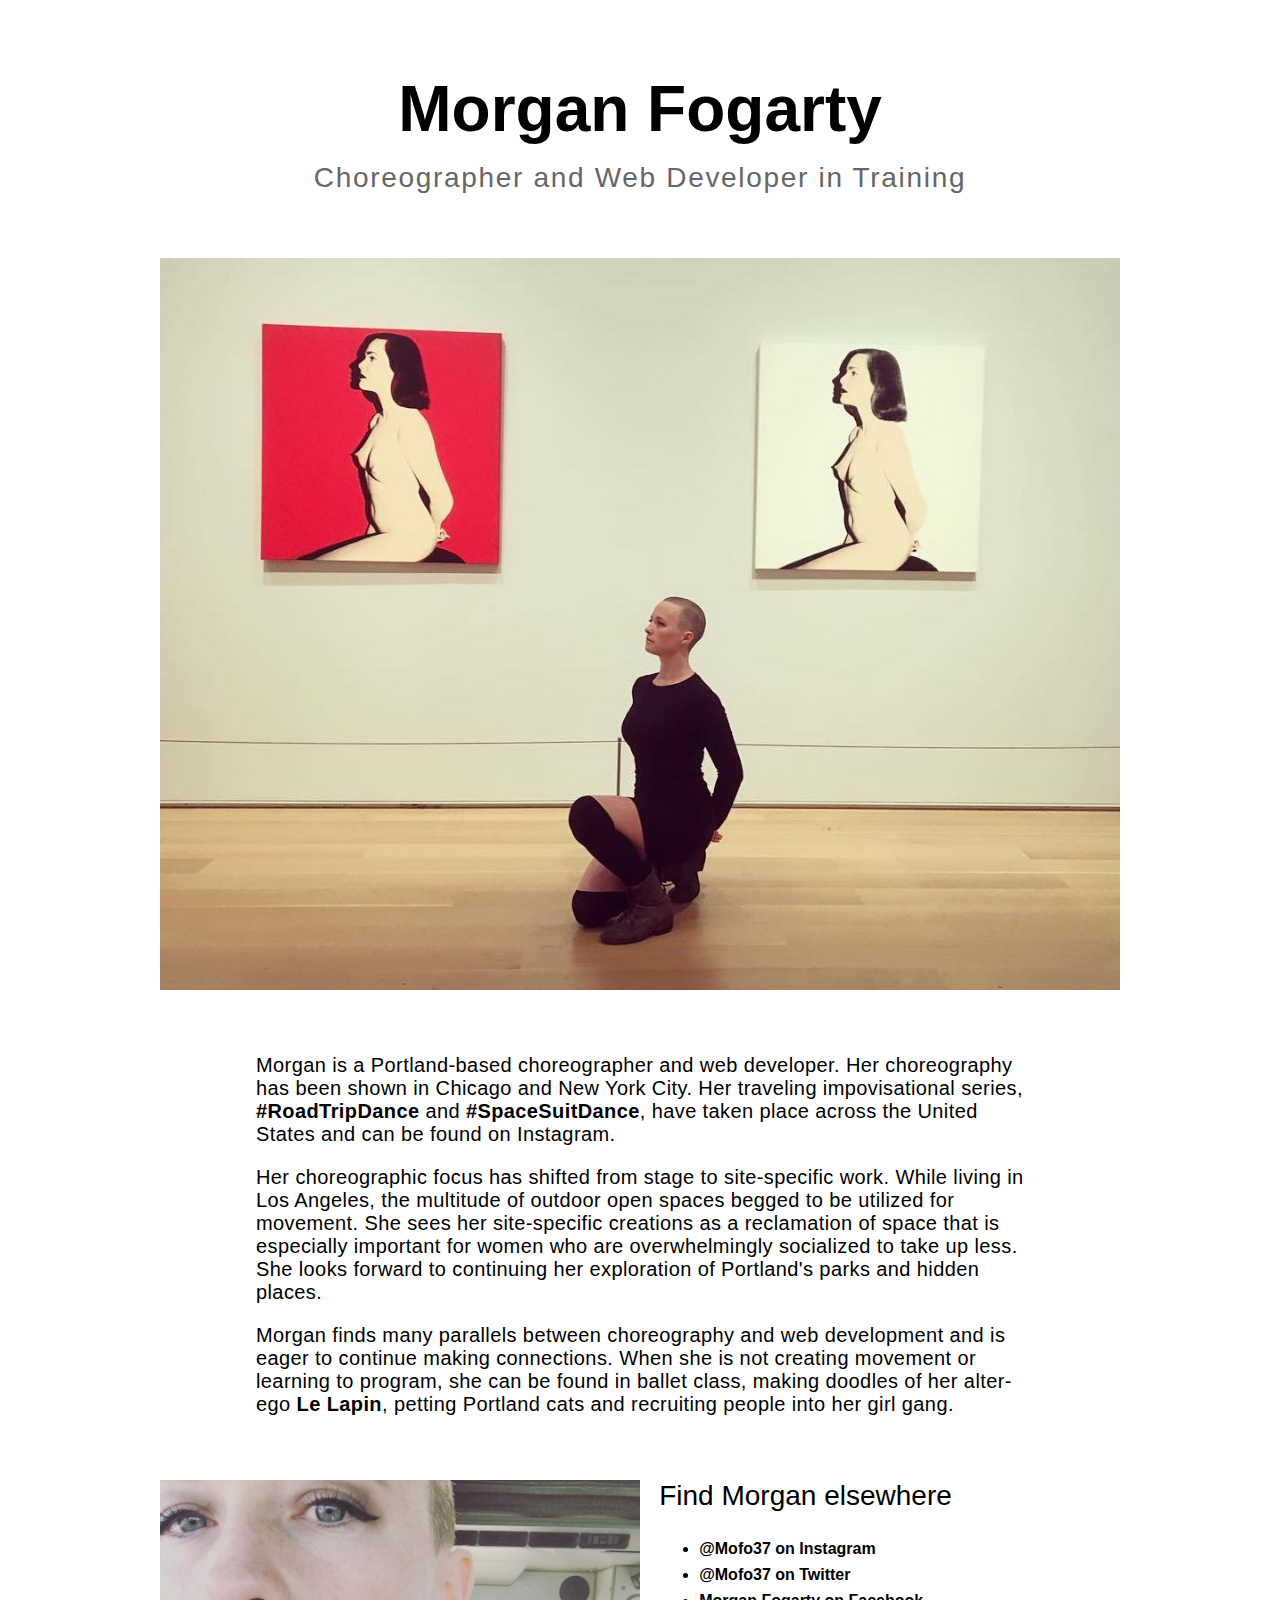
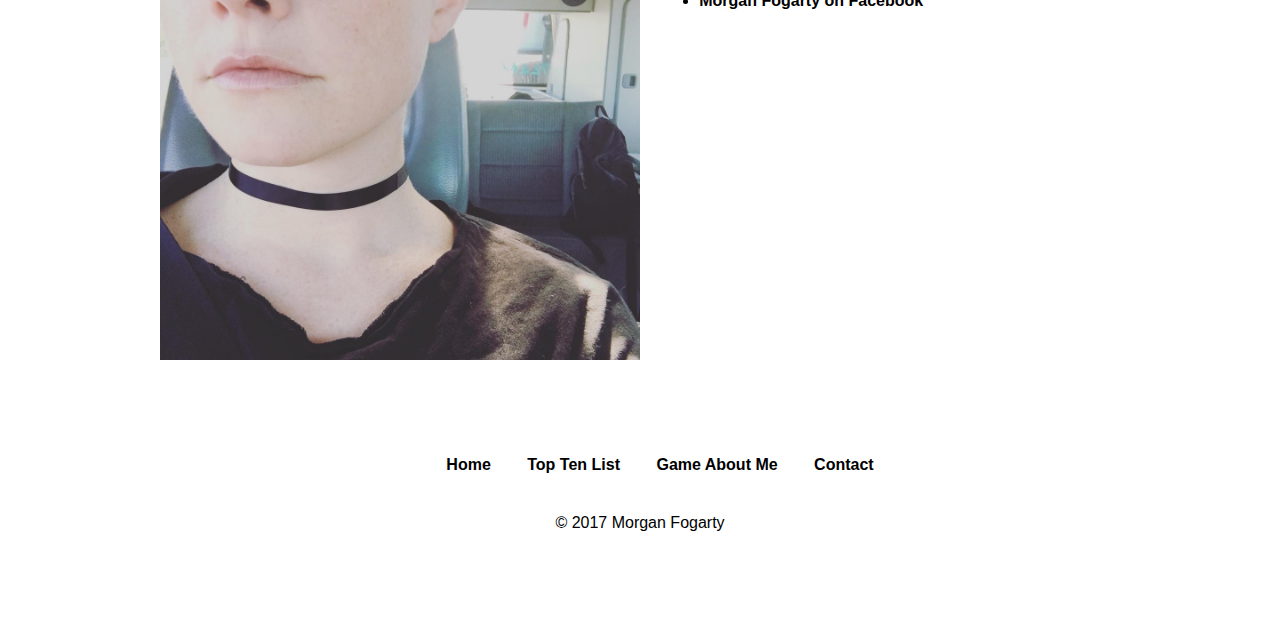
<file: index.html>
<!DOCTYPE html/>
<html>
<head>
  <link rel = "stylesheet" href = "style.css">
  <title>Morgan Fogarty</title>
</head>
<body>
  <div class="container">
    <header>
      <h1><a href="index.html">Morgan Fogarty</a></h1>
      <h2>Choreographer and Web Developer in Training</h2>
    </header>
  
    <img src="images/morgan-art-institute.jpg" />
    
    <div class="bio">
      <p>
        Morgan is a Portland-based choreographer and web developer. Her choreography has been shown in Chicago and New York City. Her traveling impovisational series, <a href="http://instagram.com/explore/tags/roadtripdance">#RoadTripDance</a> and <a href="http://instagram.com/explore/tags/spacesuitdance">#SpaceSuitDance</a>, have taken place across the United States and can be found on Instagram. 
      </p>
      <p>
        Her choreographic focus has shifted from stage to site-specific work. While living in Los Angeles, the multitude of outdoor open spaces begged to be utilized for movement. She sees her site-specific creations as a reclamation of space that is especially important for women who are overwhelmingly socialized to take up less. She looks forward to continuing her exploration of Portland's parks and hidden places. 
      </p>
      <p>
        Morgan finds many parallels between choreography and web development and is eager to continue making connections. When she is not creating movement or learning to program, she can be found in ballet class, making doodles of her alter-ego <a href="lapin.html">Le Lapin</a>, petting Portland cats and recruiting people into her girl gang. 
      </p>
    </div>
    
    <img src="images/morgan-petaluma.jpg" class="selfie" />

    <div class="contact"> 
      <h3>Find Morgan elsewhere</h3>

      <ul>
        <li><a href="https://instagram.com/mofo37">@Mofo37 on Instagram</a></li>
        <li><a href="https://twitter.com/mofo37">@Mofo37 on Twitter</a></li>
        <li><a href="https://facebook.com/morgan.fogarty.39">Morgan Fogarty on Facebook</a></li>
      </ul> 
    </div>

    <footer>
      <nav>
        <ul>
          <li><a href="index.html">Home</a></li>
          <li><a href="top_ten.html">Top Ten List</a></li>
          <li><a href="game.html">Game About Me</a></li>
          <li><a href="mailto:mofo37@gmail.com">Contact</a></li>
        </ul>
      </nav>
      <p>© 2017 Morgan Fogarty</p> 
    </footer>
  </div>
</body>
</html>
</file>
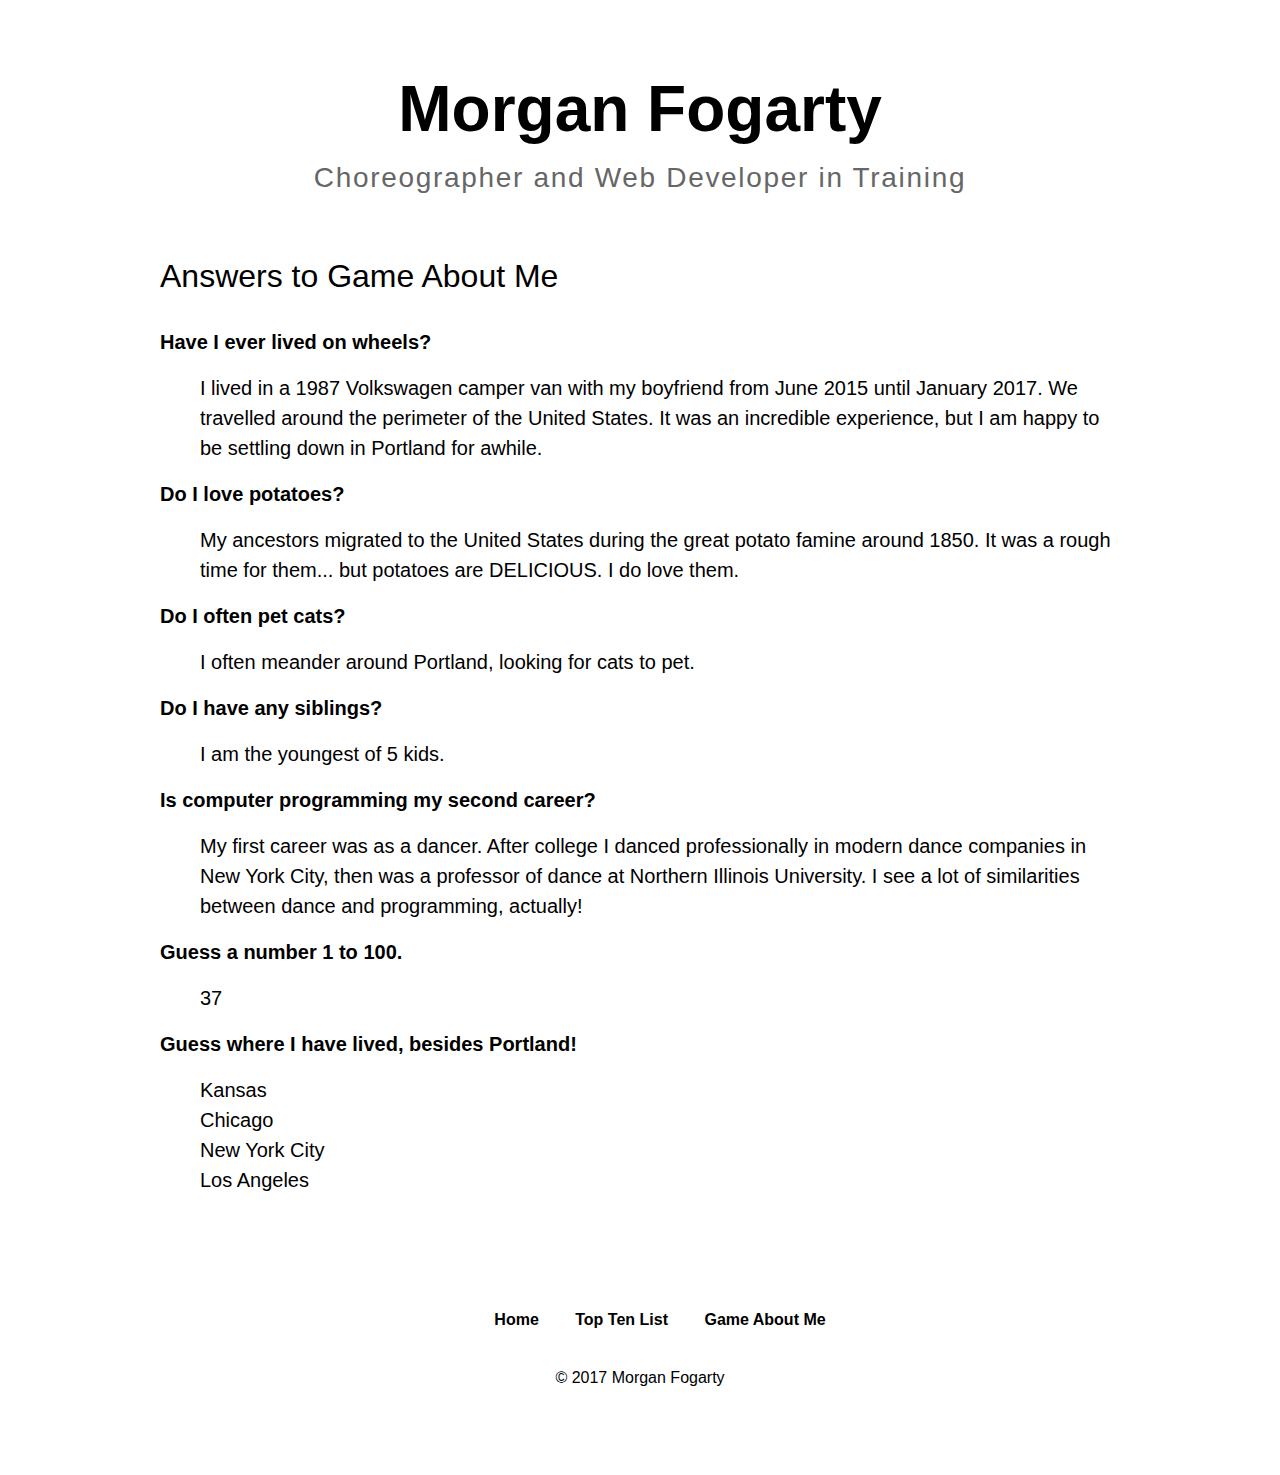
<file: answers.html>
<!DOCTYPE html/>
<html>
<head>
  <link rel = "stylesheet" href = "style.css">
  <title>Morgan Fogarty : Answers</title>
</head>
<body class="top-ten">
  <div class="container">
    <header>
      <h1><a href="index.html">Morgan Fogarty</a></h1>
      <h2>Choreographer and Web Developer in Training</h2>
    </header>

    <h3>Answers to Game About Me</h3>
    <dl>
      <dt>Have I ever lived on wheels?</dt>

      <dd>I lived in a 1987 Volkswagen camper van with my boyfriend from June 2015 until January 2017. We travelled around the perimeter of the United States. It was an incredible experience, but I am happy to be settling down in Portland for awhile.</dd>


      <dt>Do I love potatoes?</dt>

      <dd>My ancestors migrated to the United States during the great potato famine around 1850. It was a rough time for them... but potatoes are DELICIOUS. I do love them.</dd>

      <dt>Do I often pet cats?</dt>

      <dd>I often meander around Portland, looking for cats to pet.</dd>

      <dt>Do I have any siblings?</dt>

      <dd>I am the youngest of 5 kids.</dd>

      <dt>Is computer programming my second career?</dt>

      <dd>My first career was as a dancer. After college I danced professionally in modern dance companies in New York City, then was a professor of dance at Northern Illinois University. I see a lot of similarities between dance and programming, actually!</dd>

      <dt>Guess a number 1 to 100.</dt>

      <dd>37</dd>

      <dt>Guess where I have lived, besides Portland!</dt>

      <dd>Kansas</dd>
      <dd>Chicago</dd>
      <dd>New York City</dd>
      <dd>Los Angeles</dd>
    </dl>
    
    <footer>
      <nav>
        <ul>
          <li><a href="index.html">Home</a></li>
          <li><a href="top_ten.html">Top Ten List</a></li>
          <li><a href="game.html">Game About Me</a></li>
        </ul>
      </nav>
      <p>© 2017 Morgan Fogarty</p> 
    </footer>
  </div>

</body>
</html>
</file>
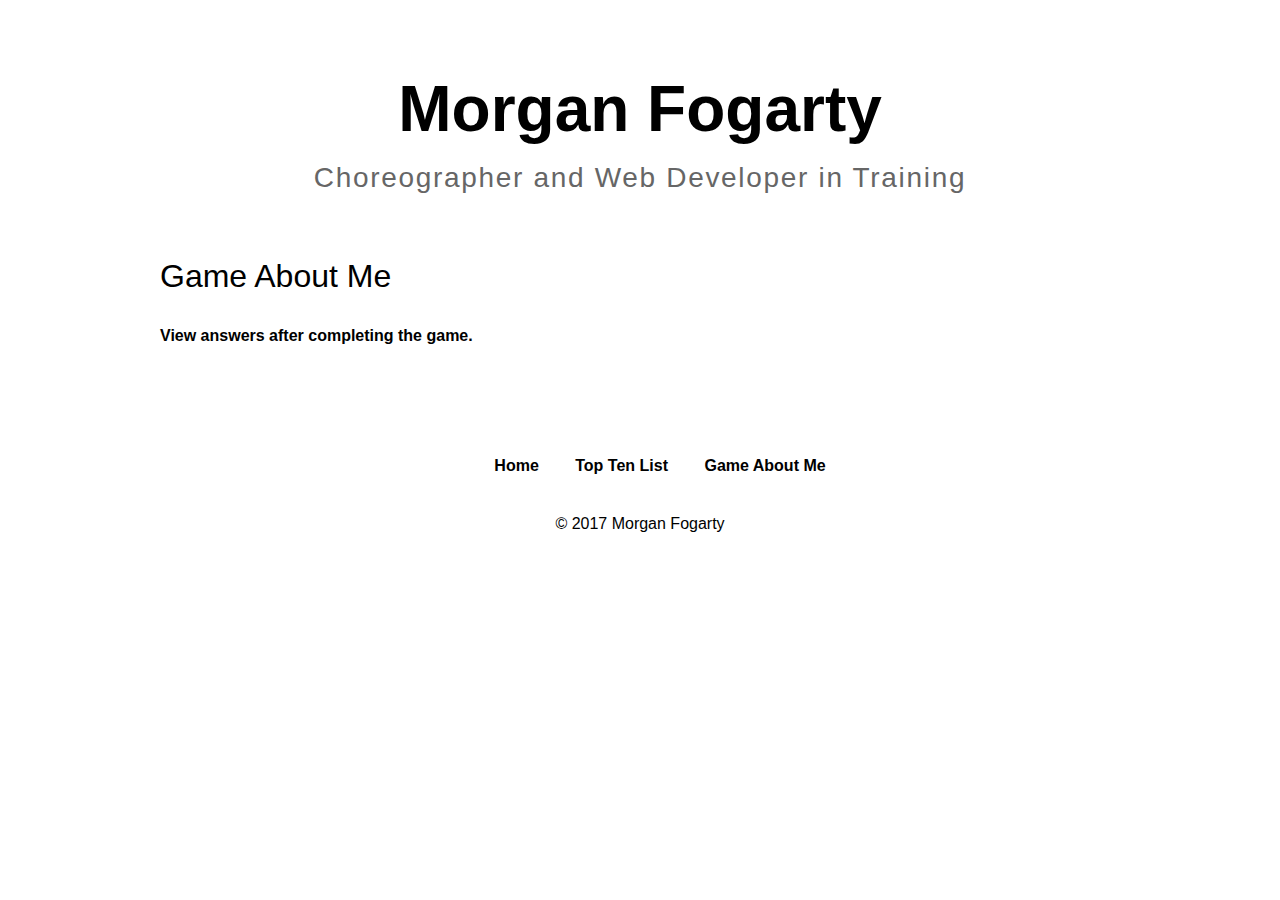
<file: game.html>
<!DOCTYPE html/>
<html>
<head>
  <link rel = "stylesheet" href = "style.css">
  <title>Morgan Fogarty : Game</title>
</head>
<body class="top-ten">
  <div class="container">
    <header>
      <h1><a href="index.html">Morgan Fogarty</a></h1>
      <h2>Choreographer and Web Developer in Training</h2>
    </header>

    <h3>Game About Me</h3>
    <p>
      <a href="answers.html">View answers after completing the game.</a>
    </p>
    
    <footer>
      <nav>
        <ul>
          <li><a href="index.html">Home</a></li>
          <li><a href="top_ten.html">Top Ten List</a></li>
          <li><a href="game.html">Game About Me</a></li>
        </ul>
      </nav>
      <p>© 2017 Morgan Fogarty</p> 
    </footer>
  </div>

  <script src="game.js"></script>
</body>
</html>
</file>
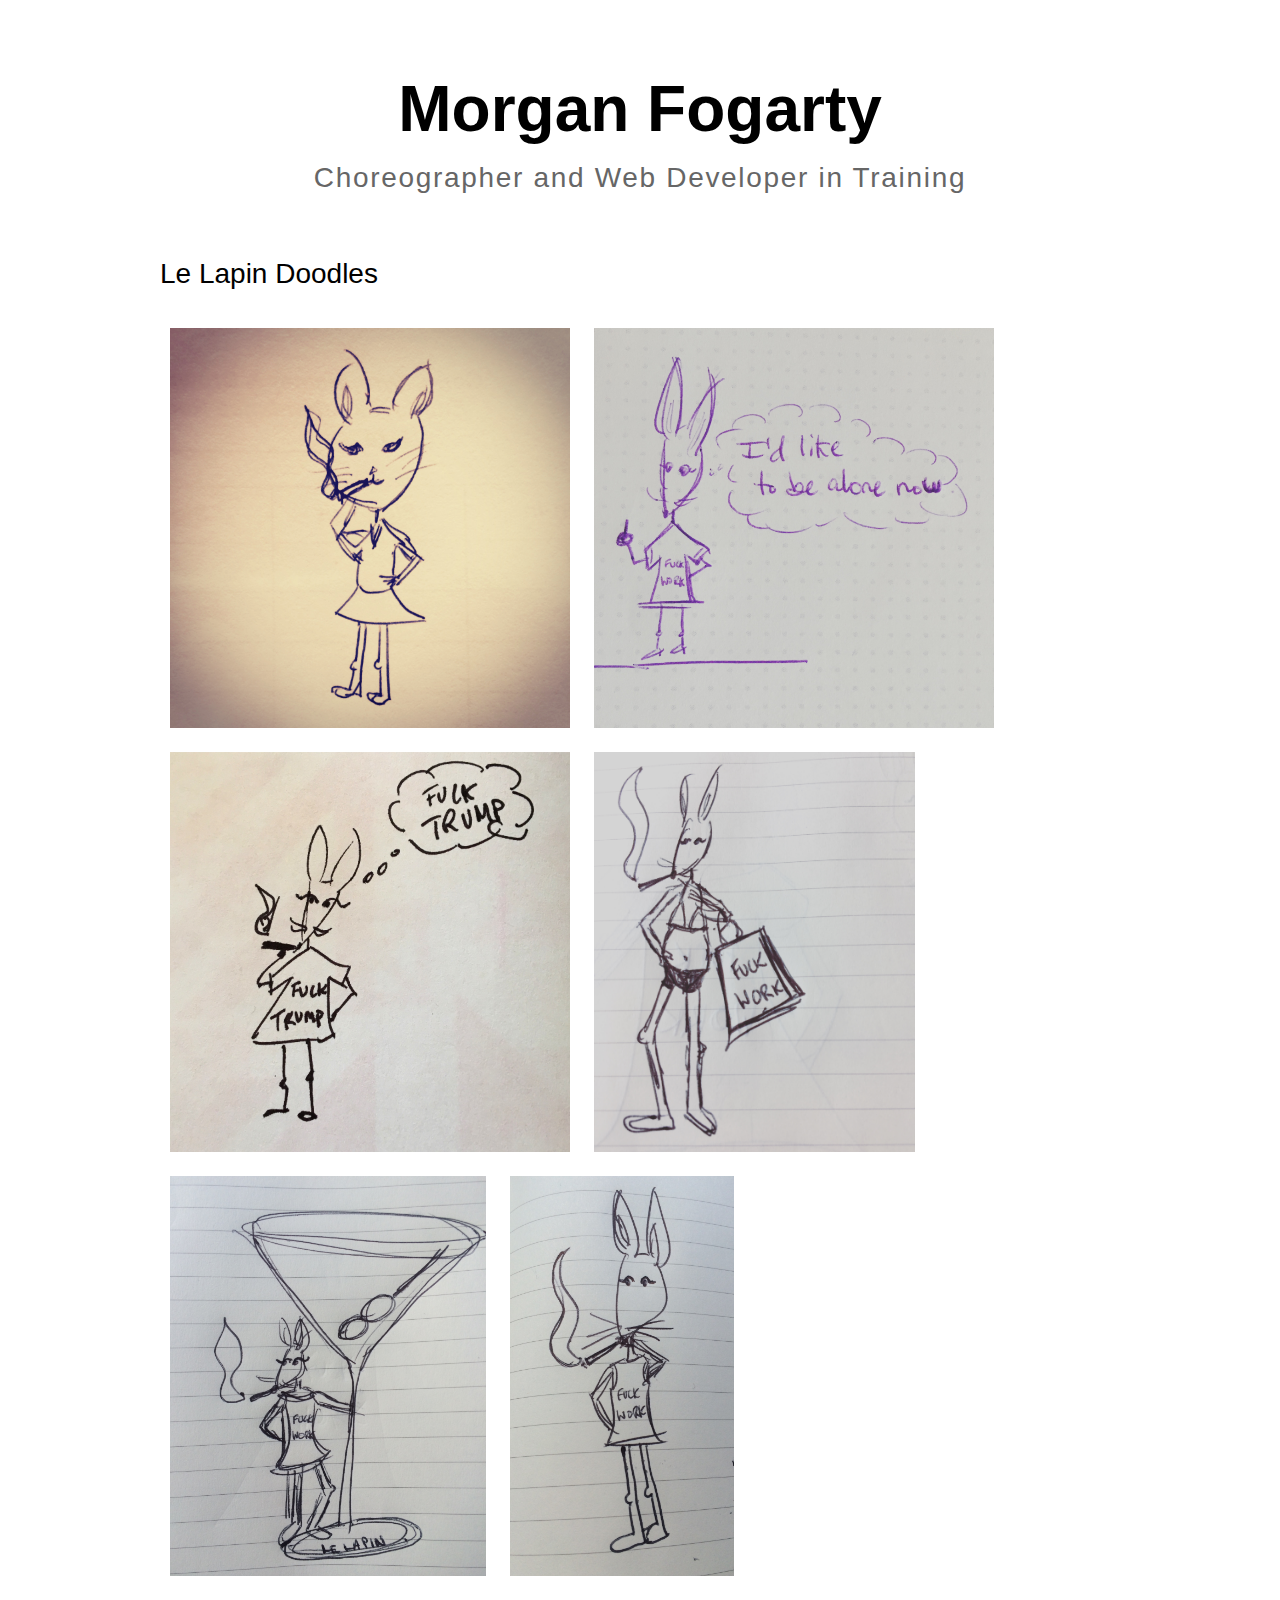
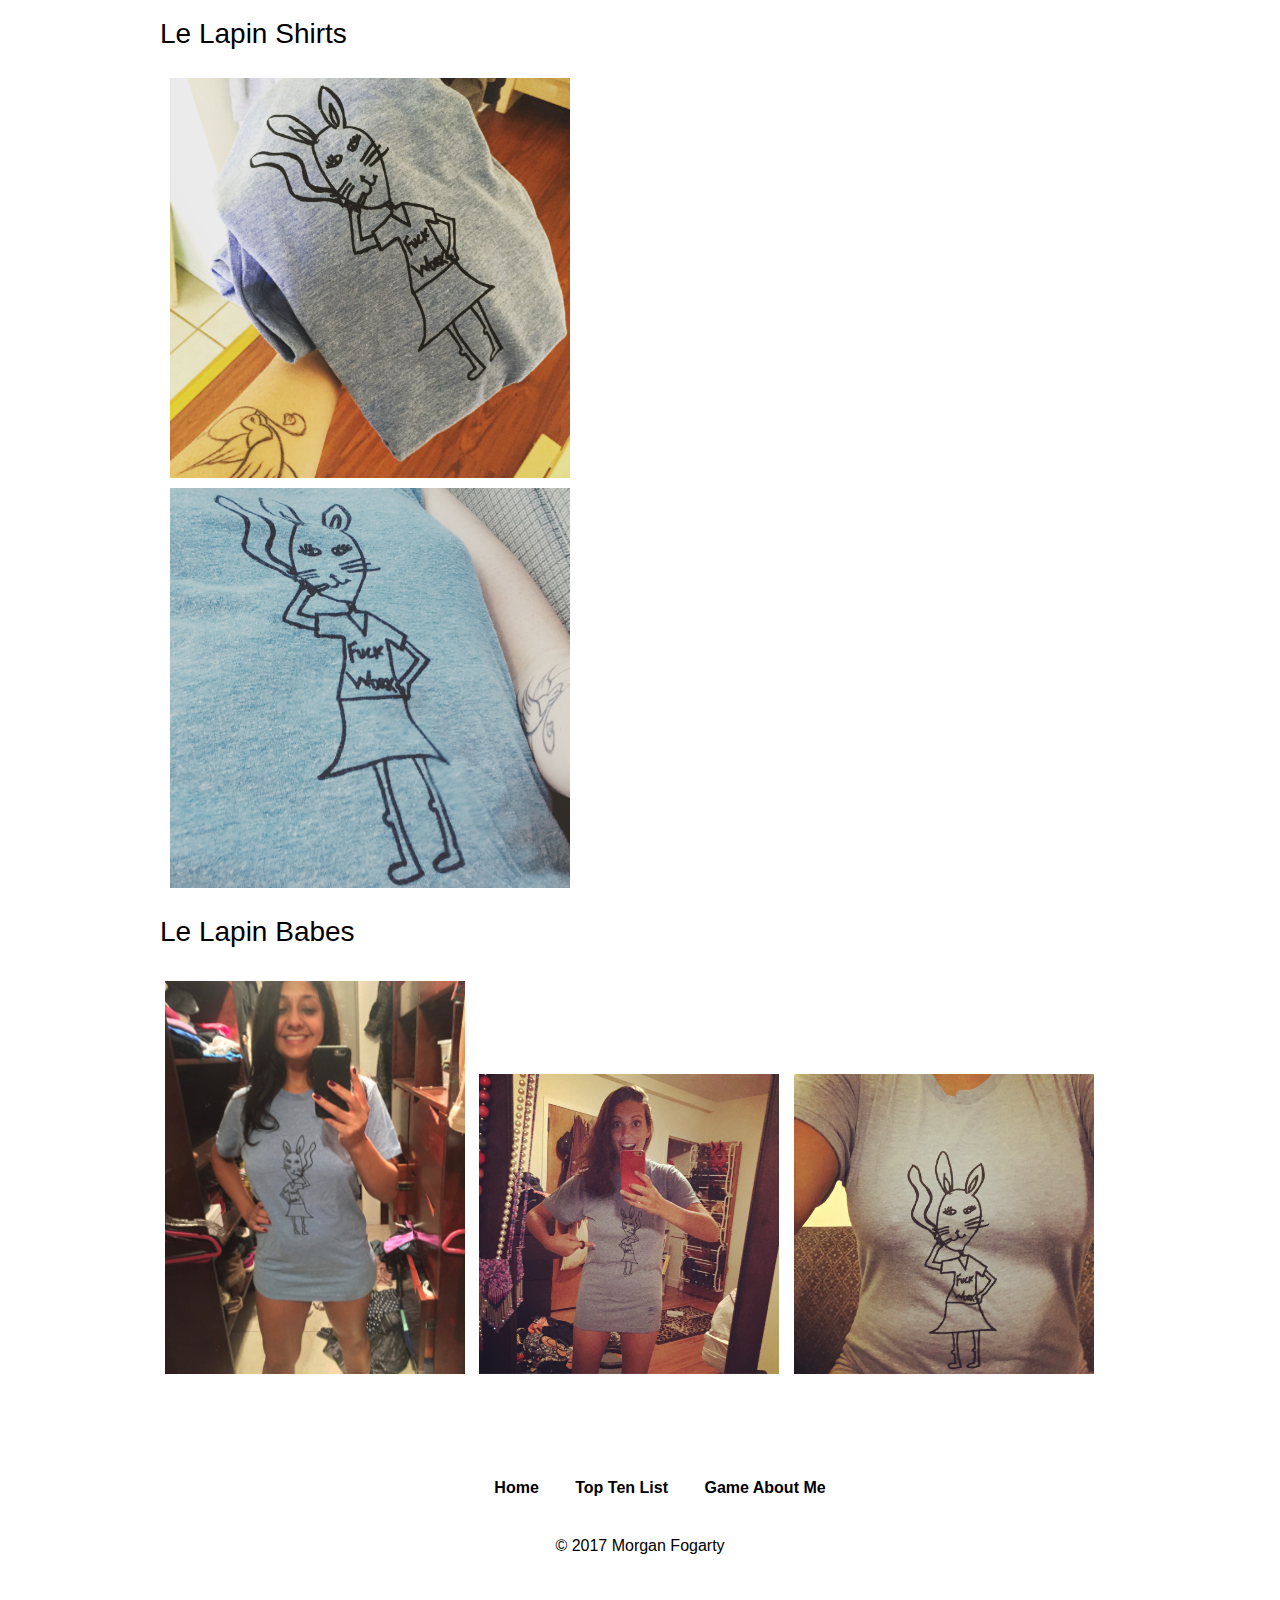
<file: lapin.html>
<!DOCTYPE html/>
<html>
<head>
  <link rel = "stylesheet" href = "style.css">
  <title>Morgan Fogarty</title>
</head>
<body>
  <div class="container">
    <header>
      <h1><a href="index.html">Morgan Fogarty</a></h1>
      <h2>Choreographer and Web Developer in Training</h2>
    </header>
    <section>
      <h3>Le Lapin Doodles</h3>
      <img src="images/original.jpg" class="doodles"/>
      <img src="images/election.jpg"class="doodles"/>
      <img src="images/fuck-trump.jpg"class="doodles"/>
      <img src="images/shopping-bag.jpg"class="doodles"/>
      <img src="images/martini-glass.jpg"class="doodles"/>
      <img src="images/capped-sleeve.jpg"class="doodles"/>
    </section>
    <section>
      <h3>Le Lapin Shirts</h3>
      <img src="images/shirt1.jpg" class="shirts"/>
      <img src="images/shirt2.jpg" class="shirts"/>
    </section>
    <div class="babes">
      <h3>Le Lapin Babes</h3>
      <img src="images/soha.jpg" class="babes"/>
      <img src="images/noelle.jpg" class="babes"/>
      <img src="images/lashea.jpg" class="babes"/>
    </div>

    <footer>
      <nav>
        <ul>
          <li><a href="index.html">Home</a></li>
          <li><a href="top_ten.html">Top Ten List</a></li>
          <li><a href="game.html">Game About Me</a></li>
        </ul>
      </nav>
      <p>© 2017 Morgan Fogarty</p> 
    </footer>
  </div>

</body>
</html>
</file>
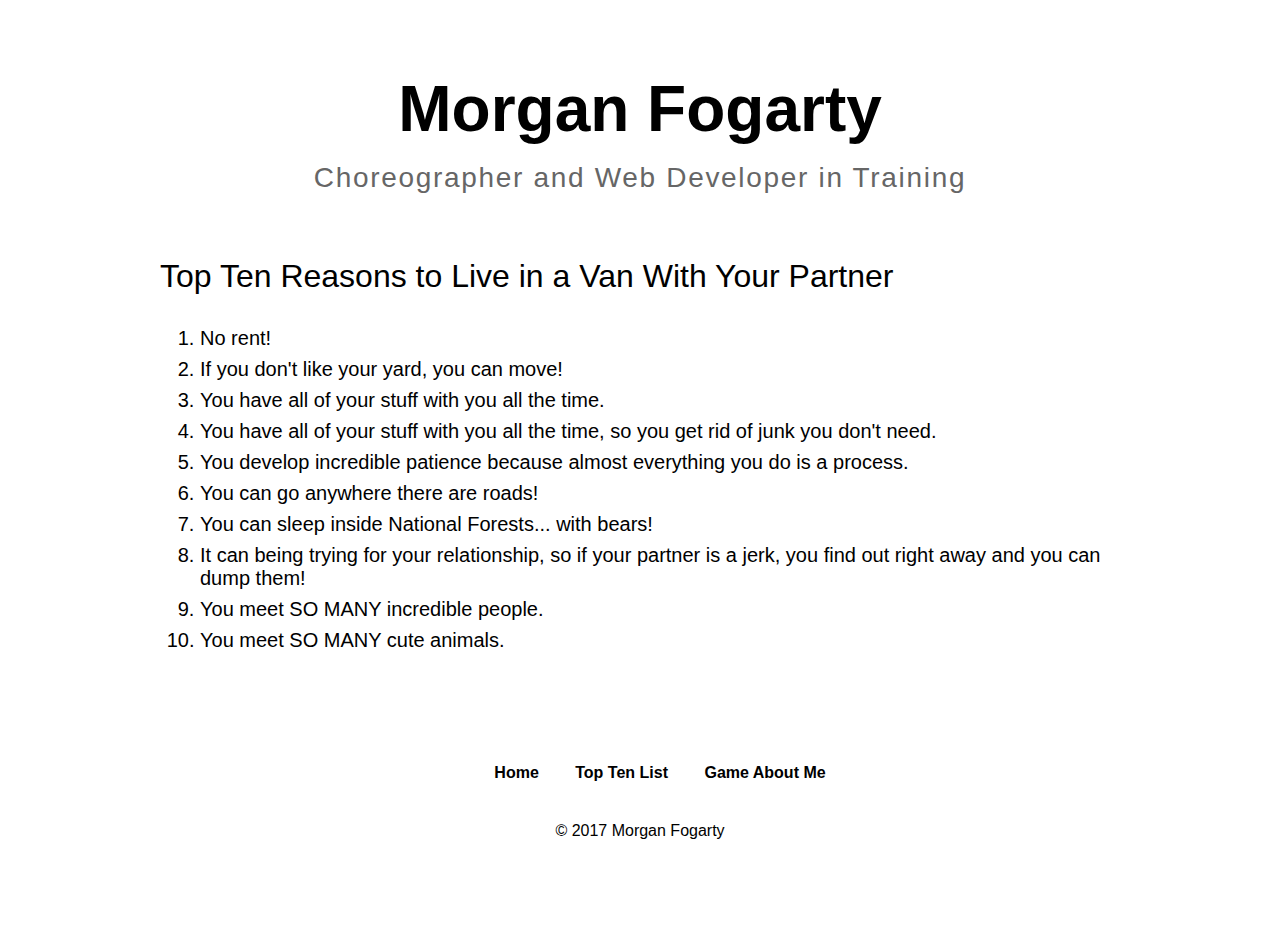
<file: top_ten.html>
<!DOCTYPE html/>
<html>
<head>
  <link rel = "stylesheet" href = "style.css">
  <title>Morgan Fogarty : Top Ten</title>
</head>
<body class="top-ten">
  <div class="container">
    <header>
      <h1><a href="index.html">Morgan Fogarty</a></h1>
      <h2>Choreographer and Web Developer in Training</h2>
    </header>

    <h3>Top Ten Reasons to Live in a Van With Your Partner</h3>
    <ol>
      <li>No rent!</li>
      <li>If you don't like your yard, you can move!</li>
      <li>You have all of your stuff with you all the time.</li>
      <li>You have all of your stuff with you all the time, so you get rid of junk you don't need.</li>
      <li>You develop incredible patience because almost everything you do is a process.</li>
      <li>You can go anywhere there are roads! </li>
      <li>You can sleep inside National Forests... with bears!</li>
      <li>It can being trying for your relationship, so if your partner is a jerk, you find out right away and you can dump them!</li>
      <li>You meet SO MANY incredible people.</li>
      <li>You meet SO MANY cute animals.</li>
    </ol>
    
    <footer>
      <nav>
        <ul>
          <li><a href="index.html">Home</a></li>
          <li><a href="top_ten.html">Top Ten List</a></li>
          <li><a href="game.html">Game About Me</a></li>
        </ul>
      </nav>
      <p>© 2017 Morgan Fogarty</p> 
    </footer>
  </div>
</body>
</html>
</file>
<file: style.css>
body {
    font-family: "Helvetica Neue", Helvetica, Arial, sans-serif;
    padding-top: 4rem;
}

.container {
    max-width: 960px;
    margin: 0 auto;
}

img {
    max-width: 100%;
}

header {
    text-align: center;
    margin-bottom: 4rem;
}

header a {
    color: black;
    text-decoration: none;
}

h1 {
    font-size: 4rem;
    margin: 0;
}

h1 a:hover {
    color: rgba(233,32,66,.5);
    transition: 300ms;
}

h2 {
    font-weight: 300;
    font-size: 1.75rem;
    color: #666;
    letter-spacing: .06em;
    margin: 1rem 0;
}

h3 {
    font-weight: 300;
    font-size: 1.75rem;
}
.bio {
    font-size: 1.25rem;
    width: 80%;
    margin: 4rem auto;
    letter-spacing: .02em;
}

.selfie {
    width: 50%;
}

.contact {
    padding: 0 2%;
    width: 46%;
}

.selfie, 
.contact {
    float: left;
}

.contact h3 {
    margin-top: 0;
}

.top-ten h3 {
    font-size: 2rem;
}

li {
    margin-bottom: .5rem;
}

dl,
ol li {
    font-size: 1.25rem;
}

dt {
    font-weight: bold;
    margin: 1rem 0;
}

dt,
dd {
    line-height: 1.5em;
}

footer {
    text-align: center;
    padding: 4rem 0;
    clear: both;
}

nav li {
    display: inline-block;
}

nav li a {
    padding: 1rem;
    display: inline-block;
}

.doodles {
    width: auto;
    height: 400px;
    margin: 10px;
}

.shirts {
    width: 400px;
    height: auto;
    display: block;
    margin: 10px;
}

.babes img {
    height: auto;
    width: 300px;
    margin: 5px;
}

a {
    text-decoration: none;
    color: black;
    font-weight: bold;
}

a:hover {
    color: rgba(233,32,66,.5);
}
</file>
